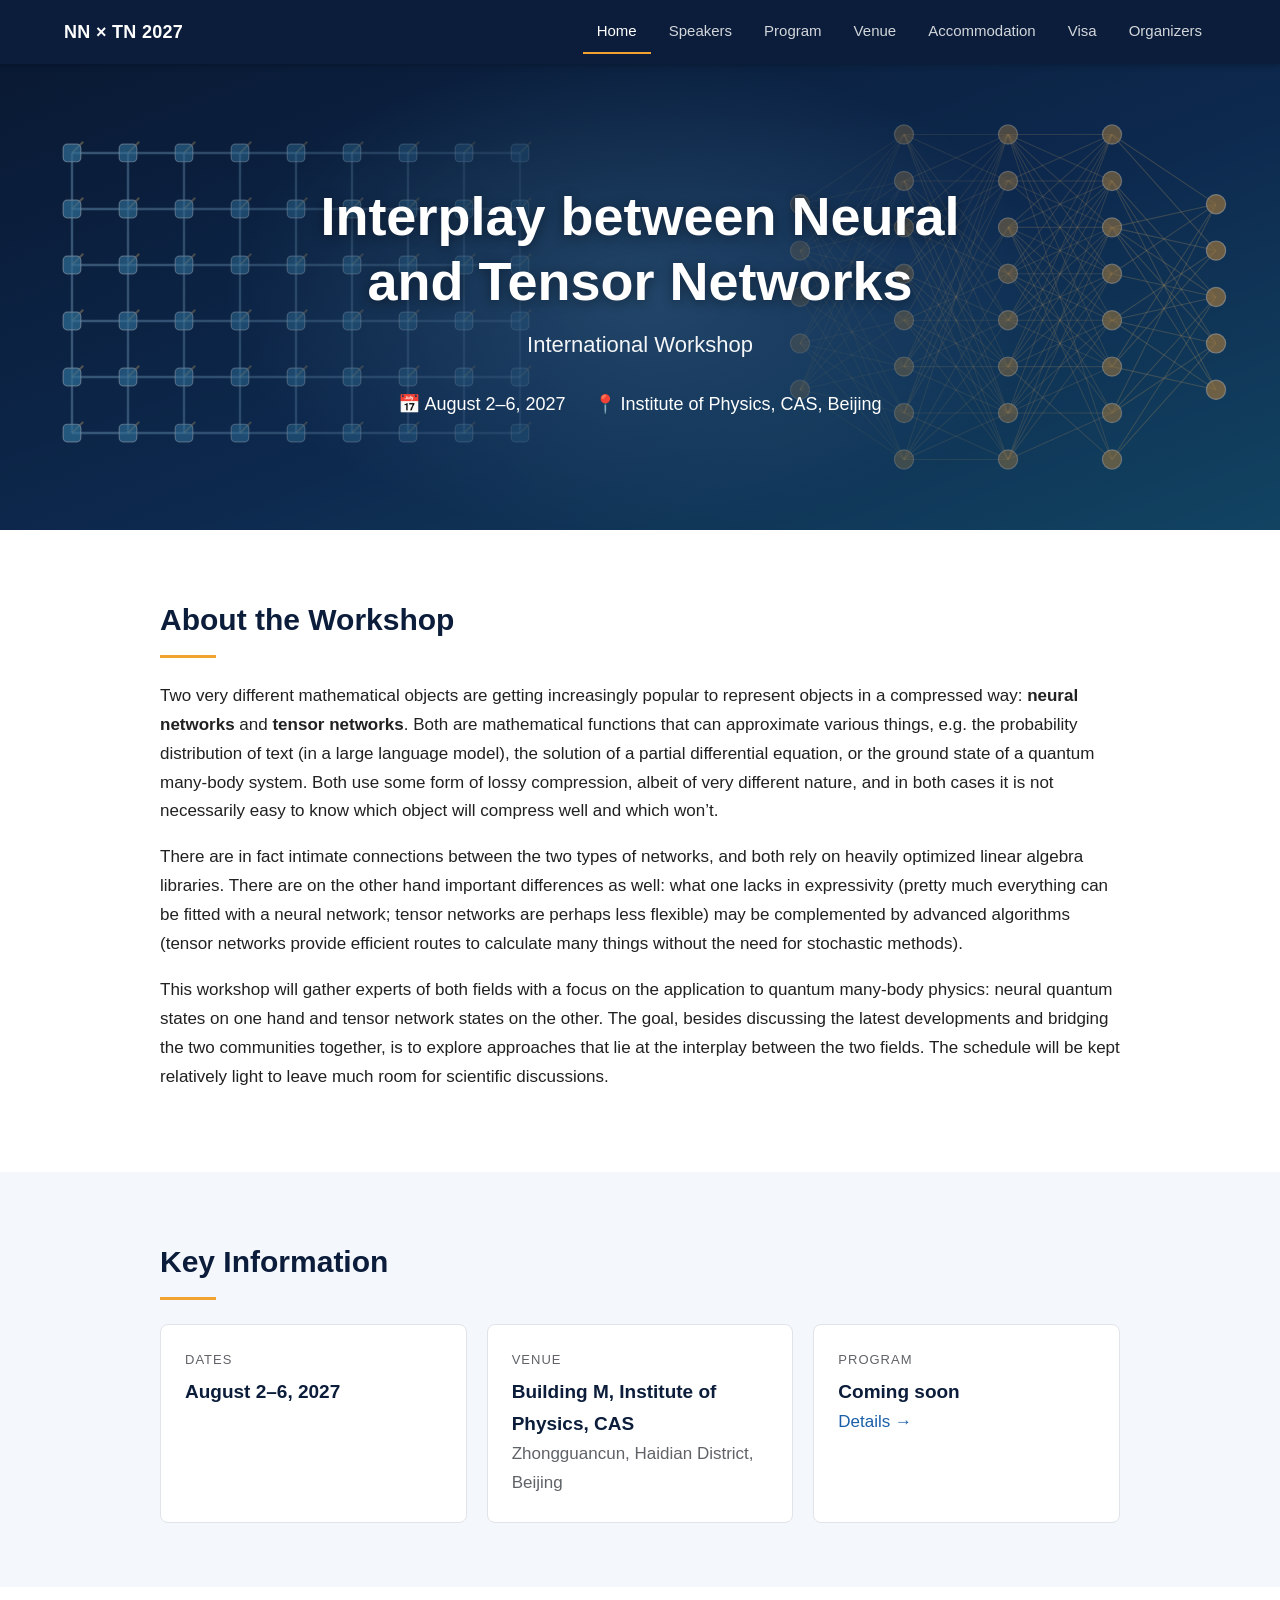
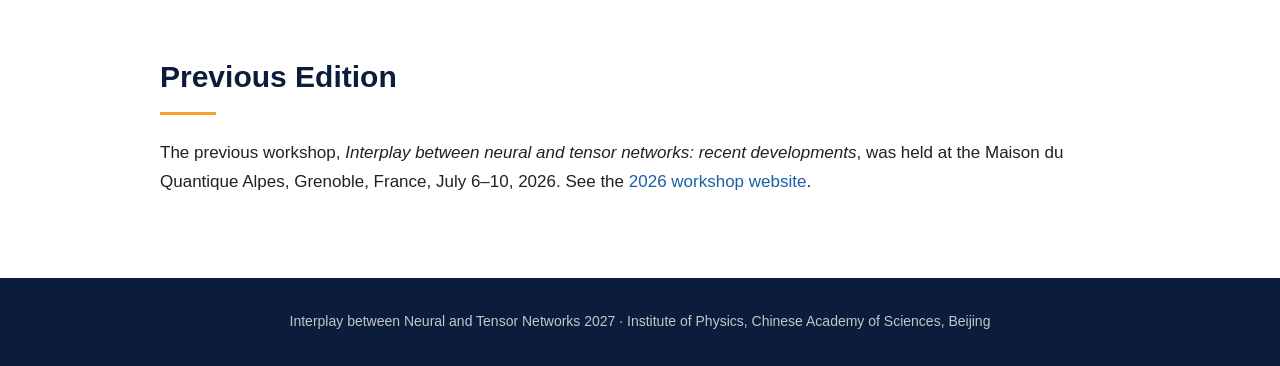
<file: docs/index.html>
<!DOCTYPE html>
<html lang="en">
<head>
  <meta charset="utf-8">
  <meta name="viewport" content="width=device-width, initial-scale=1">
  <title>Interplay between Neural and Tensor Networks 2027 | Beijing</title>
  <meta name="description" content="Workshop on the interplay between neural and tensor networks, Institute of Physics, Chinese Academy of Sciences, Beijing, August 2–6, 2027.">
  <link rel="stylesheet" href="assets/style.css">
  <script src="assets/main.js" defer></script>
</head>
<body>

<header class="site-header">
  <nav class="nav-inner">
    <a class="brand" href="index.html">NN &times; TN 2027</a>
    <button class="nav-toggle" aria-label="Menu">&#9776;</button>
    <ul class="nav-links">
      <li><a class="active" href="index.html">Home</a></li>
      <li><a href="speakers.html">Speakers</a></li>
      <li><a href="program.html">Program</a></li>
      <li><a href="venue.html">Venue</a></li>
      <li><a href="accommodation.html">Accommodation</a></li>
      <li><a href="visa.html">Visa</a></li>
      <li><a href="organizers.html">Organizers</a></li>
    </ul>
  </nav>
</header>

<div class="hero">
  <h1>Interplay between Neural<br>and Tensor Networks</h1>
  <p class="subtitle">International Workshop</p>
  <div class="meta">
    <span>&#128197; August 2&ndash;6, 2027</span>
    <span>&#128205; Institute of Physics, CAS, Beijing</span>
  </div>
</div>

<main>
  <section>
    <div class="container">
      <h2>About the Workshop</h2>
      <p>
        Two very different mathematical objects are getting increasingly popular to represent
        objects in a compressed way: <strong>neural networks</strong> and <strong>tensor networks</strong>.
        Both are mathematical functions that can approximate various things, e.g. the probability
        distribution of text (in a large language model), the solution of a partial differential
        equation, or the ground state of a quantum many-body system. Both use some form of lossy
        compression, albeit of very different nature, and in both cases it is not necessarily easy
        to know which object will compress well and which won&rsquo;t.
      </p>
      <p>
        There are in fact intimate connections between the two types of networks, and both rely on
        heavily optimized linear algebra libraries. There are on the other hand important differences
        as well: what one lacks in expressivity (pretty much everything can be fitted with a neural
        network; tensor networks are perhaps less flexible) may be complemented by advanced algorithms
        (tensor networks provide efficient routes to calculate many things without the need for
        stochastic methods).
      </p>
      <p>
        This workshop will gather experts of both fields with a focus on the application to quantum
        many-body physics: neural quantum states on one hand and tensor network states on the other.
        The goal, besides discussing the latest developments and bridging the two communities
        together, is to explore approaches that lie at the interplay between the two fields.
        The schedule will be kept relatively light to leave much room for scientific discussions.
      </p>
    </div>
  </section>

  <section class="alt">
    <div class="container">
      <h2>Key Information</h2>
      <div class="facts">
        <div class="fact">
          <div class="label">Dates</div>
          <div class="value">August 2&ndash;6, 2027</div>
        </div>
        <div class="fact">
          <div class="label">Venue</div>
          <div class="value">Building M, Institute of Physics, CAS</div>
          <div class="muted">Zhongguancun, Haidian District, Beijing</div>
        </div>
        <div class="fact">
          <div class="label">Program</div>
          <div class="value">Coming soon</div>
          <div class="muted"><a href="program.html">Details &rarr;</a></div>
        </div>
      </div>
    </div>
  </section>

  <section>
    <div class="container">
      <h2>Previous Edition</h2>
      <p>
        The previous workshop, <em>Interplay between neural and tensor networks: recent developments</em>,
        was held at the Maison du Quantique Alpes, Grenoble, France, July 6&ndash;10, 2026.
        See the <a href="https://quantalps.univ-grenoble-alpes.fr/interplay-between-neural-and-tensor-networks-1704684.kjsp?RH=1616089847905" target="_blank" rel="noopener">2026 workshop website</a>.
      </p>
    </div>
  </section>
</main>

<footer class="site-footer">
  Interplay between Neural and Tensor Networks 2027 &middot; Institute of Physics, Chinese Academy of Sciences, Beijing
</footer>

</body>
</html>
</file>
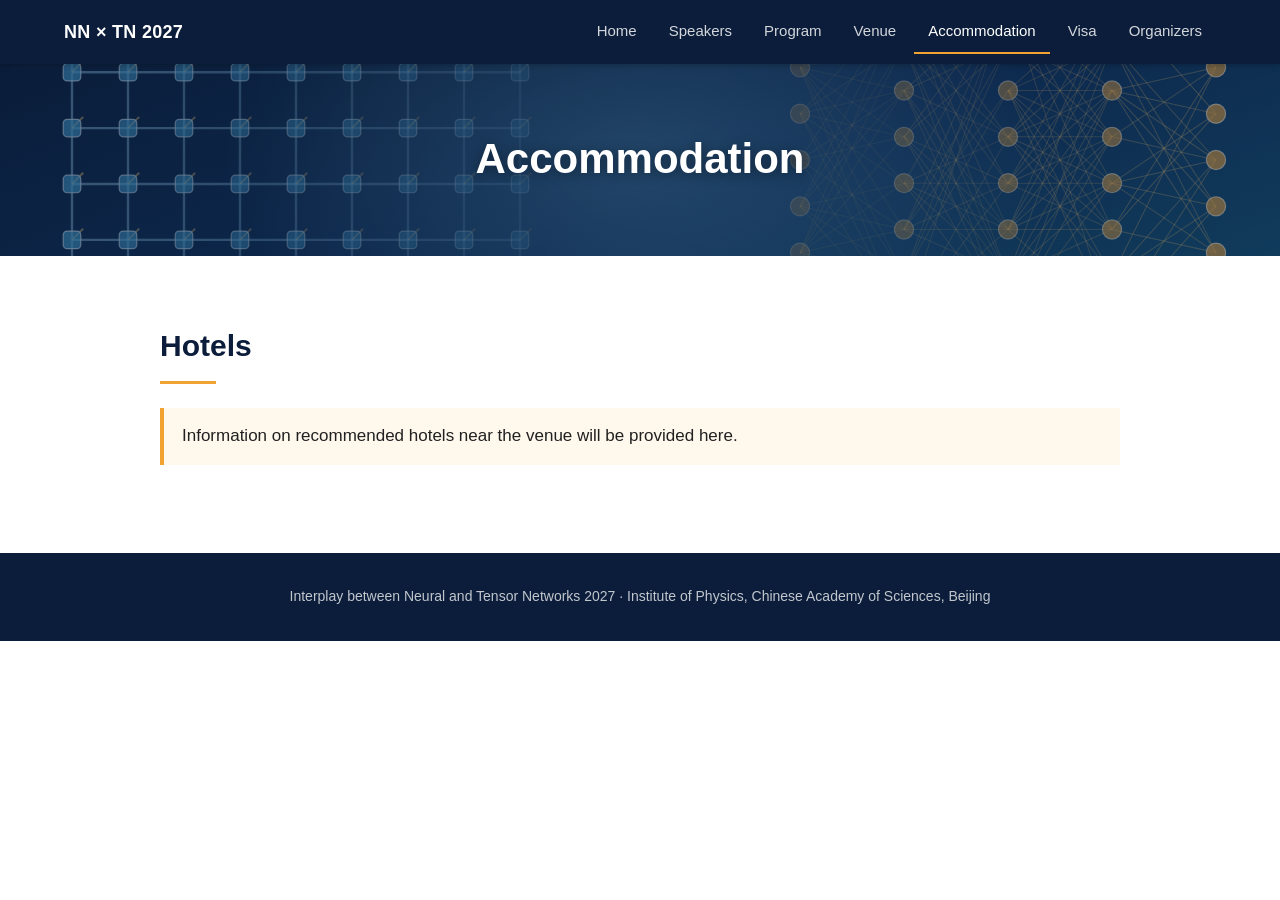
<file: docs/accommodation.html>
<!DOCTYPE html>
<html lang="en">
<head>
  <meta charset="utf-8">
  <meta name="viewport" content="width=device-width, initial-scale=1">
  <title>Accommodation | NN &times; TN 2027</title>
  <link rel="stylesheet" href="assets/style.css">
  <script src="assets/main.js" defer></script>
</head>
<body>

<header class="site-header">
  <nav class="nav-inner">
    <a class="brand" href="index.html">NN &times; TN 2027</a>
    <button class="nav-toggle" aria-label="Menu">&#9776;</button>
    <ul class="nav-links">
      <li><a href="index.html">Home</a></li>
      <li><a href="speakers.html">Speakers</a></li>
      <li><a href="program.html">Program</a></li>
      <li><a href="venue.html">Venue</a></li>
      <li><a class="active" href="accommodation.html">Accommodation</a></li>
      <li><a href="visa.html">Visa</a></li>
      <li><a href="organizers.html">Organizers</a></li>
    </ul>
  </nav>
</header>

<div class="hero small">
  <h1>Accommodation</h1>
</div>

<main>
  <section>
    <div class="container">
      <h2>Hotels</h2>
      <div class="notice">Information on recommended hotels near the venue will be provided here.</div>
    </div>
  </section>
</main>

<footer class="site-footer">
  Interplay between Neural and Tensor Networks 2027 &middot; Institute of Physics, Chinese Academy of Sciences, Beijing
</footer>

</body>
</html>
</file>
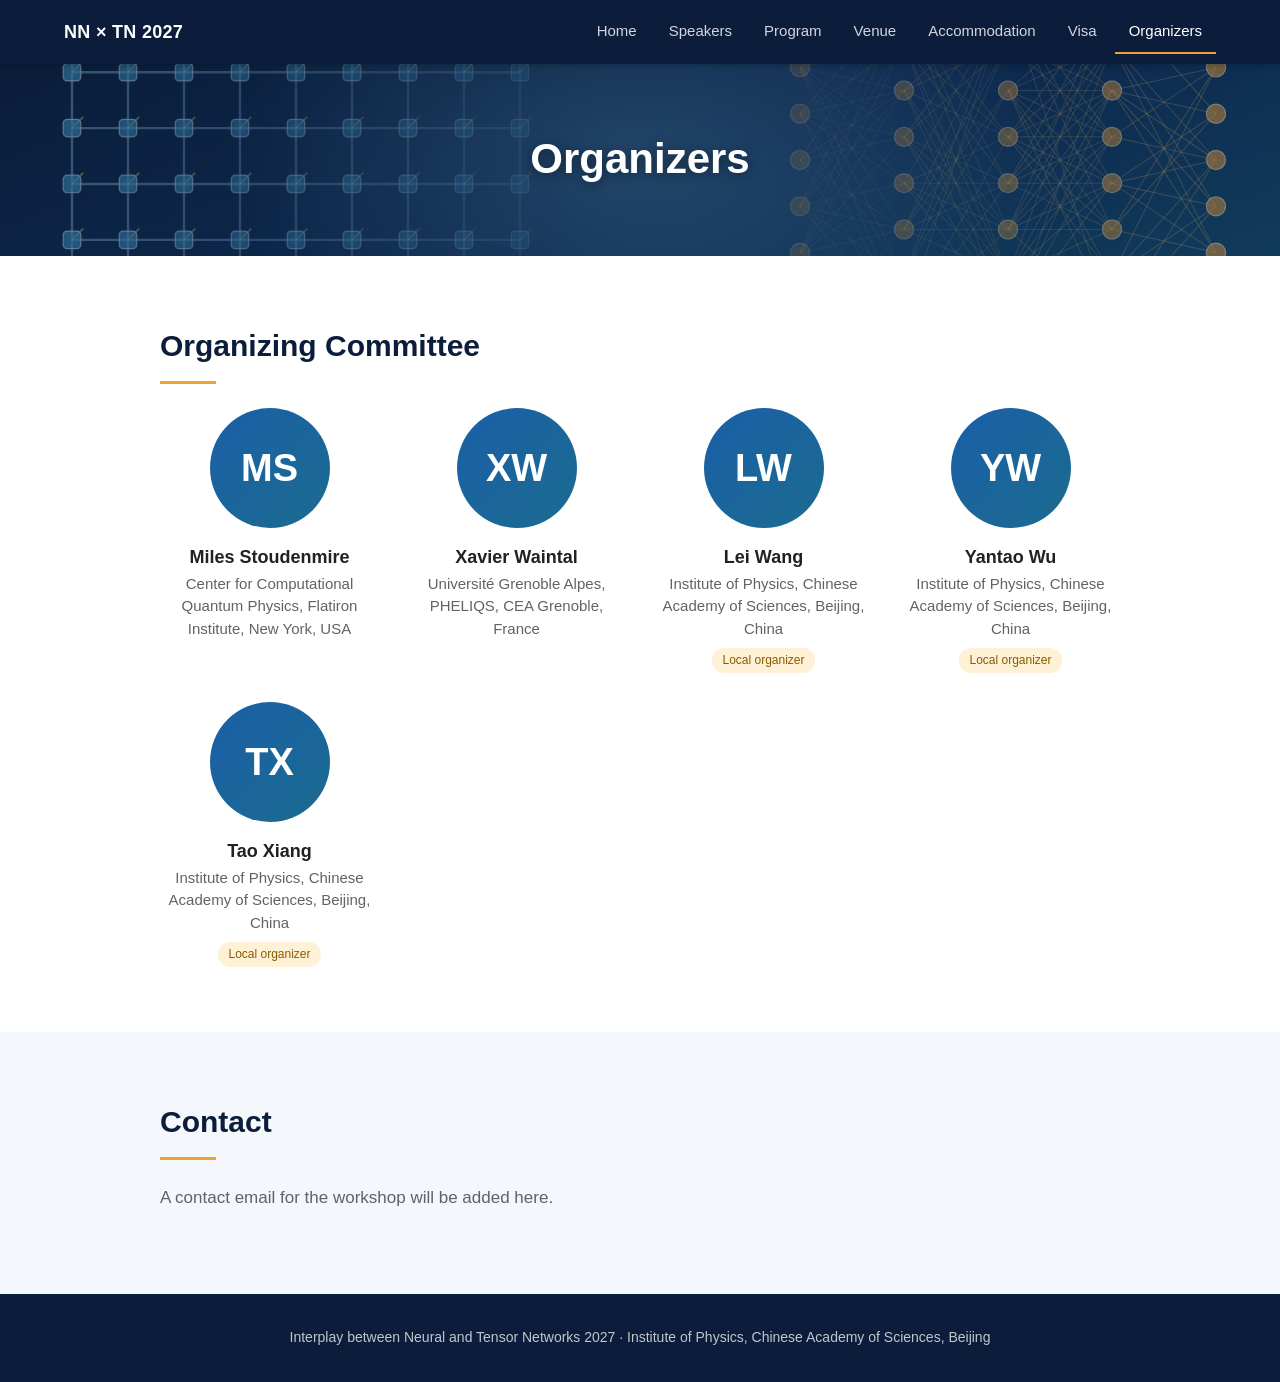
<file: docs/organizers.html>
<!DOCTYPE html>
<html lang="en">
<head>
  <meta charset="utf-8">
  <meta name="viewport" content="width=device-width, initial-scale=1">
  <title>Organizers | NN &times; TN 2027</title>
  <link rel="stylesheet" href="assets/style.css">
  <script src="assets/main.js" defer></script>
</head>
<body>

<header class="site-header">
  <nav class="nav-inner">
    <a class="brand" href="index.html">NN &times; TN 2027</a>
    <button class="nav-toggle" aria-label="Menu">&#9776;</button>
    <ul class="nav-links">
      <li><a href="index.html">Home</a></li>
      <li><a href="speakers.html">Speakers</a></li>
      <li><a href="program.html">Program</a></li>
      <li><a href="venue.html">Venue</a></li>
      <li><a href="accommodation.html">Accommodation</a></li>
      <li><a href="visa.html">Visa</a></li>
      <li><a class="active" href="organizers.html">Organizers</a></li>
    </ul>
  </nav>
</header>

<div class="hero small">
  <h1>Organizers</h1>
</div>

<main>
  <section>
    <div class="container">
      <h2>Organizing Committee</h2>
      <div class="people">
        <div class="person">
          <div class="avatar">MS</div>
          <div class="name">Miles Stoudenmire</div>
          <div class="affil">Center for Computational Quantum Physics, Flatiron Institute, New York, USA</div>
        </div>
        <div class="person">
          <div class="avatar">XW</div>
          <div class="name">Xavier Waintal</div>
          <div class="affil">Universit&eacute; Grenoble Alpes, PHELIQS, CEA Grenoble, France</div>
        </div>
        <div class="person">
          <div class="avatar">LW</div>
          <div class="name">Lei Wang</div>
          <div class="affil">Institute of Physics, Chinese Academy of Sciences, Beijing, China</div>
          <div class="tag">Local organizer</div>
        </div>
        <div class="person">
          <div class="avatar">YW</div>
          <div class="name">Yantao Wu</div>
          <div class="affil">Institute of Physics, Chinese Academy of Sciences, Beijing, China</div>
          <div class="tag">Local organizer</div>
        </div>
        <div class="person">
          <div class="avatar">TX</div>
          <div class="name">Tao Xiang</div>
          <div class="affil">Institute of Physics, Chinese Academy of Sciences, Beijing, China</div>
          <div class="tag">Local organizer</div>
        </div>
      </div>
    </div>
  </section>

  <section class="alt">
    <div class="container">
      <h2>Contact</h2>
      <p class="muted">A contact email for the workshop will be added here.</p>
    </div>
  </section>
</main>

<footer class="site-footer">
  Interplay between Neural and Tensor Networks 2027 &middot; Institute of Physics, Chinese Academy of Sciences, Beijing
</footer>

</body>
</html>
</file>
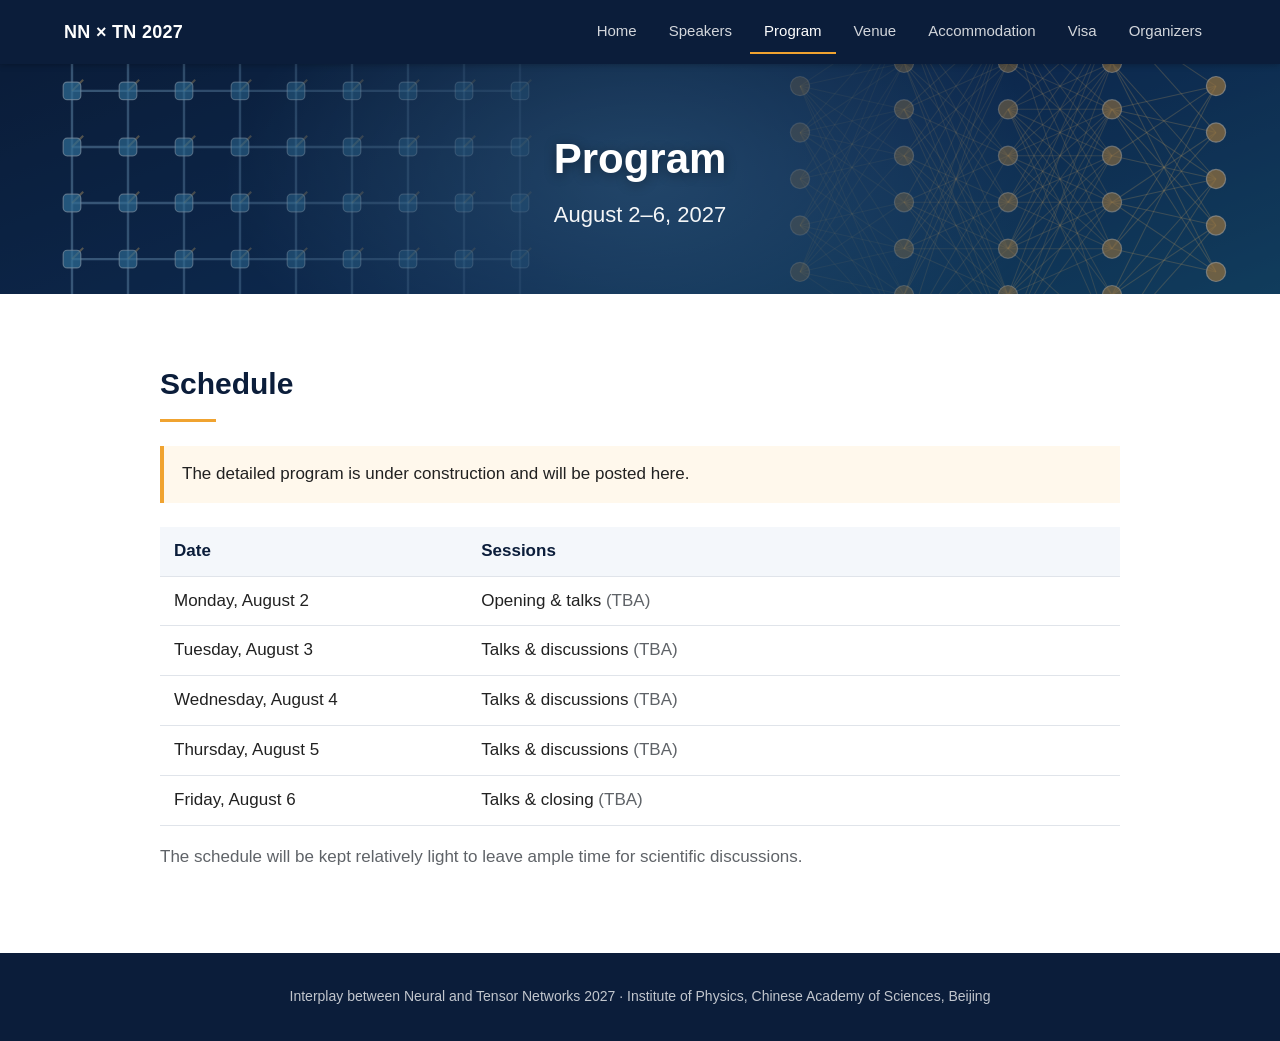
<file: docs/program.html>
<!DOCTYPE html>
<html lang="en">
<head>
  <meta charset="utf-8">
  <meta name="viewport" content="width=device-width, initial-scale=1">
  <title>Program | NN &times; TN 2027</title>
  <link rel="stylesheet" href="assets/style.css">
  <script src="assets/main.js" defer></script>
</head>
<body>

<header class="site-header">
  <nav class="nav-inner">
    <a class="brand" href="index.html">NN &times; TN 2027</a>
    <button class="nav-toggle" aria-label="Menu">&#9776;</button>
    <ul class="nav-links">
      <li><a href="index.html">Home</a></li>
      <li><a href="speakers.html">Speakers</a></li>
      <li><a class="active" href="program.html">Program</a></li>
      <li><a href="venue.html">Venue</a></li>
      <li><a href="accommodation.html">Accommodation</a></li>
      <li><a href="visa.html">Visa</a></li>
      <li><a href="organizers.html">Organizers</a></li>
    </ul>
  </nav>
</header>

<div class="hero small">
  <h1>Program</h1>
  <p class="subtitle">August 2&ndash;6, 2027</p>
</div>

<main>
  <section>
    <div class="container">
      <h2>Schedule</h2>
      <div class="notice">The detailed program is under construction and will be posted here.</div>
      <table>
        <thead>
          <tr><th style="width: 32%">Date</th><th>Sessions</th></tr>
        </thead>
        <tbody>
          <tr><td>Monday, August 2</td><td>Opening &amp; talks <span class="muted">(TBA)</span></td></tr>
          <tr><td>Tuesday, August 3</td><td>Talks &amp; discussions <span class="muted">(TBA)</span></td></tr>
          <tr><td>Wednesday, August 4</td><td>Talks &amp; discussions <span class="muted">(TBA)</span></td></tr>
          <tr><td>Thursday, August 5</td><td>Talks &amp; discussions <span class="muted">(TBA)</span></td></tr>
          <tr><td>Friday, August 6</td><td>Talks &amp; closing <span class="muted">(TBA)</span></td></tr>
        </tbody>
      </table>
      <p class="muted">The schedule will be kept relatively light to leave ample time for scientific discussions.</p>
    </div>
  </section>
</main>

<footer class="site-footer">
  Interplay between Neural and Tensor Networks 2027 &middot; Institute of Physics, Chinese Academy of Sciences, Beijing
</footer>

</body>
</html>
</file>
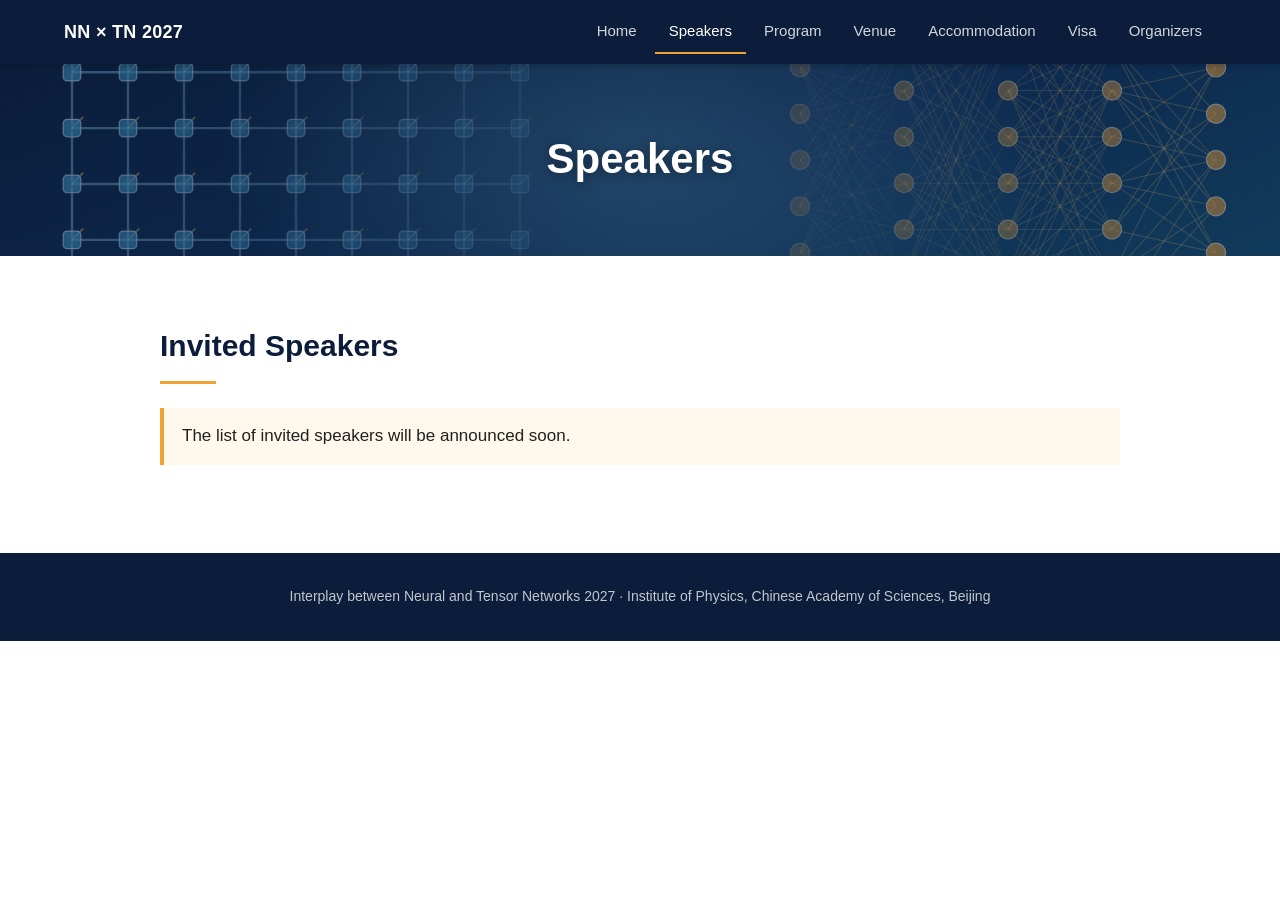
<file: docs/speakers.html>
<!DOCTYPE html>
<html lang="en">
<head>
  <meta charset="utf-8">
  <meta name="viewport" content="width=device-width, initial-scale=1">
  <title>Speakers | NN &times; TN 2027</title>
  <link rel="stylesheet" href="assets/style.css">
  <script src="assets/main.js" defer></script>
</head>
<body>

<header class="site-header">
  <nav class="nav-inner">
    <a class="brand" href="index.html">NN &times; TN 2027</a>
    <button class="nav-toggle" aria-label="Menu">&#9776;</button>
    <ul class="nav-links">
      <li><a href="index.html">Home</a></li>
      <li><a class="active" href="speakers.html">Speakers</a></li>
      <li><a href="program.html">Program</a></li>
      <li><a href="venue.html">Venue</a></li>
      <li><a href="accommodation.html">Accommodation</a></li>
      <li><a href="visa.html">Visa</a></li>
      <li><a href="organizers.html">Organizers</a></li>
    </ul>
  </nav>
</header>

<div class="hero small">
  <h1>Speakers</h1>
</div>

<main>
  <section>
    <div class="container">
      <h2>Invited Speakers</h2>
      <div class="notice">The list of invited speakers will be announced soon.</div>

      <!--
        To add a speaker, copy this block into the .people grid below.
        For a photo, put the image in assets/img/ and replace the avatar div with:
          <img class="avatar" src="assets/img/name.jpg" alt="Full Name">

        <div class="person">
          <div class="avatar">AB</div>
          <div class="name">Full Name</div>
          <div class="affil">Institution, Country</div>
        </div>
      -->
      <div class="people"></div>
    </div>
  </section>
</main>

<footer class="site-footer">
  Interplay between Neural and Tensor Networks 2027 &middot; Institute of Physics, Chinese Academy of Sciences, Beijing
</footer>

</body>
</html>
</file>
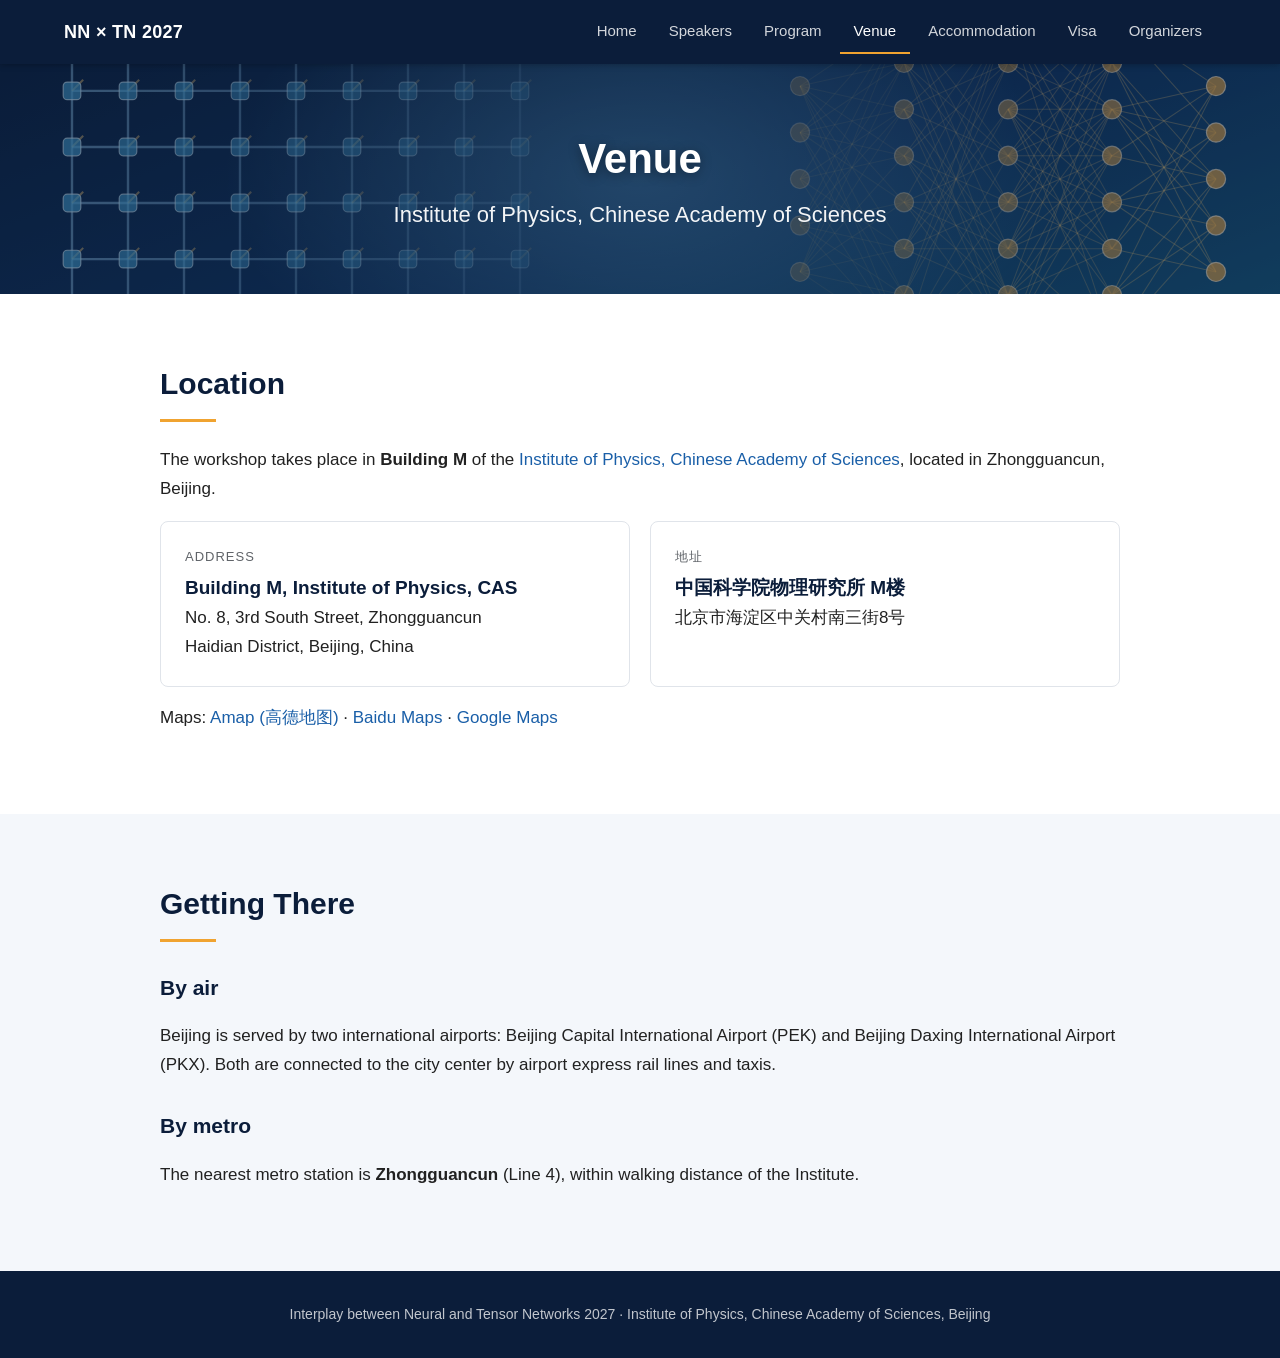
<file: docs/venue.html>
<!DOCTYPE html>
<html lang="en">
<head>
  <meta charset="utf-8">
  <meta name="viewport" content="width=device-width, initial-scale=1">
  <title>Venue | NN &times; TN 2027</title>
  <link rel="stylesheet" href="assets/style.css">
  <script src="assets/main.js" defer></script>
</head>
<body>

<header class="site-header">
  <nav class="nav-inner">
    <a class="brand" href="index.html">NN &times; TN 2027</a>
    <button class="nav-toggle" aria-label="Menu">&#9776;</button>
    <ul class="nav-links">
      <li><a href="index.html">Home</a></li>
      <li><a href="speakers.html">Speakers</a></li>
      <li><a href="program.html">Program</a></li>
      <li><a class="active" href="venue.html">Venue</a></li>
      <li><a href="accommodation.html">Accommodation</a></li>
      <li><a href="visa.html">Visa</a></li>
      <li><a href="organizers.html">Organizers</a></li>
    </ul>
  </nav>
</header>

<div class="hero small">
  <h1>Venue</h1>
  <p class="subtitle">Institute of Physics, Chinese Academy of Sciences</p>
</div>

<main>
  <section>
    <div class="container">
      <h2>Location</h2>
      <p>
        The workshop takes place in <strong>Building M</strong> of the
        <a href="http://english.iop.cas.cn/" target="_blank" rel="noopener">Institute of Physics, Chinese Academy of Sciences</a>,
        located in Zhongguancun, Beijing.
      </p>
      <div class="facts">
        <div class="fact">
          <div class="label">Address</div>
          <div class="value">Building M, Institute of Physics, CAS</div>
          <div>No. 8, 3rd South Street, Zhongguancun<br>Haidian District, Beijing, China</div>
        </div>
        <div class="fact">
          <div class="label">地址</div>
          <div class="value">中国科学院物理研究所 M楼</div>
          <div>北京市海淀区中关村南三街8号</div>
        </div>
      </div>
      <p>
        Maps:
        <a href="https://uri.amap.com/search?keyword=中国科学院物理研究所" target="_blank" rel="noopener">Amap (高德地图)</a> &middot;
        <a href="https://map.baidu.com/search/中国科学院物理研究所" target="_blank" rel="noopener">Baidu Maps</a> &middot;
        <a href="https://www.google.com/maps/search/Institute+of+Physics+Chinese+Academy+of+Sciences+Beijing" target="_blank" rel="noopener">Google Maps</a>
      </p>
    </div>
  </section>

  <section class="alt">
    <div class="container">
      <h2>Getting There</h2>
      <h3>By air</h3>
      <p>
        Beijing is served by two international airports: Beijing Capital International Airport (PEK)
        and Beijing Daxing International Airport (PKX). Both are connected to the city center by
        airport express rail lines and taxis.
      </p>
      <h3>By metro</h3>
      <p>
        The nearest metro station is <strong>Zhongguancun</strong> (Line 4), within walking distance of the Institute.
      </p>
    </div>
  </section>
</main>

<footer class="site-footer">
  Interplay between Neural and Tensor Networks 2027 &middot; Institute of Physics, Chinese Academy of Sciences, Beijing
</footer>

</body>
</html>
</file>
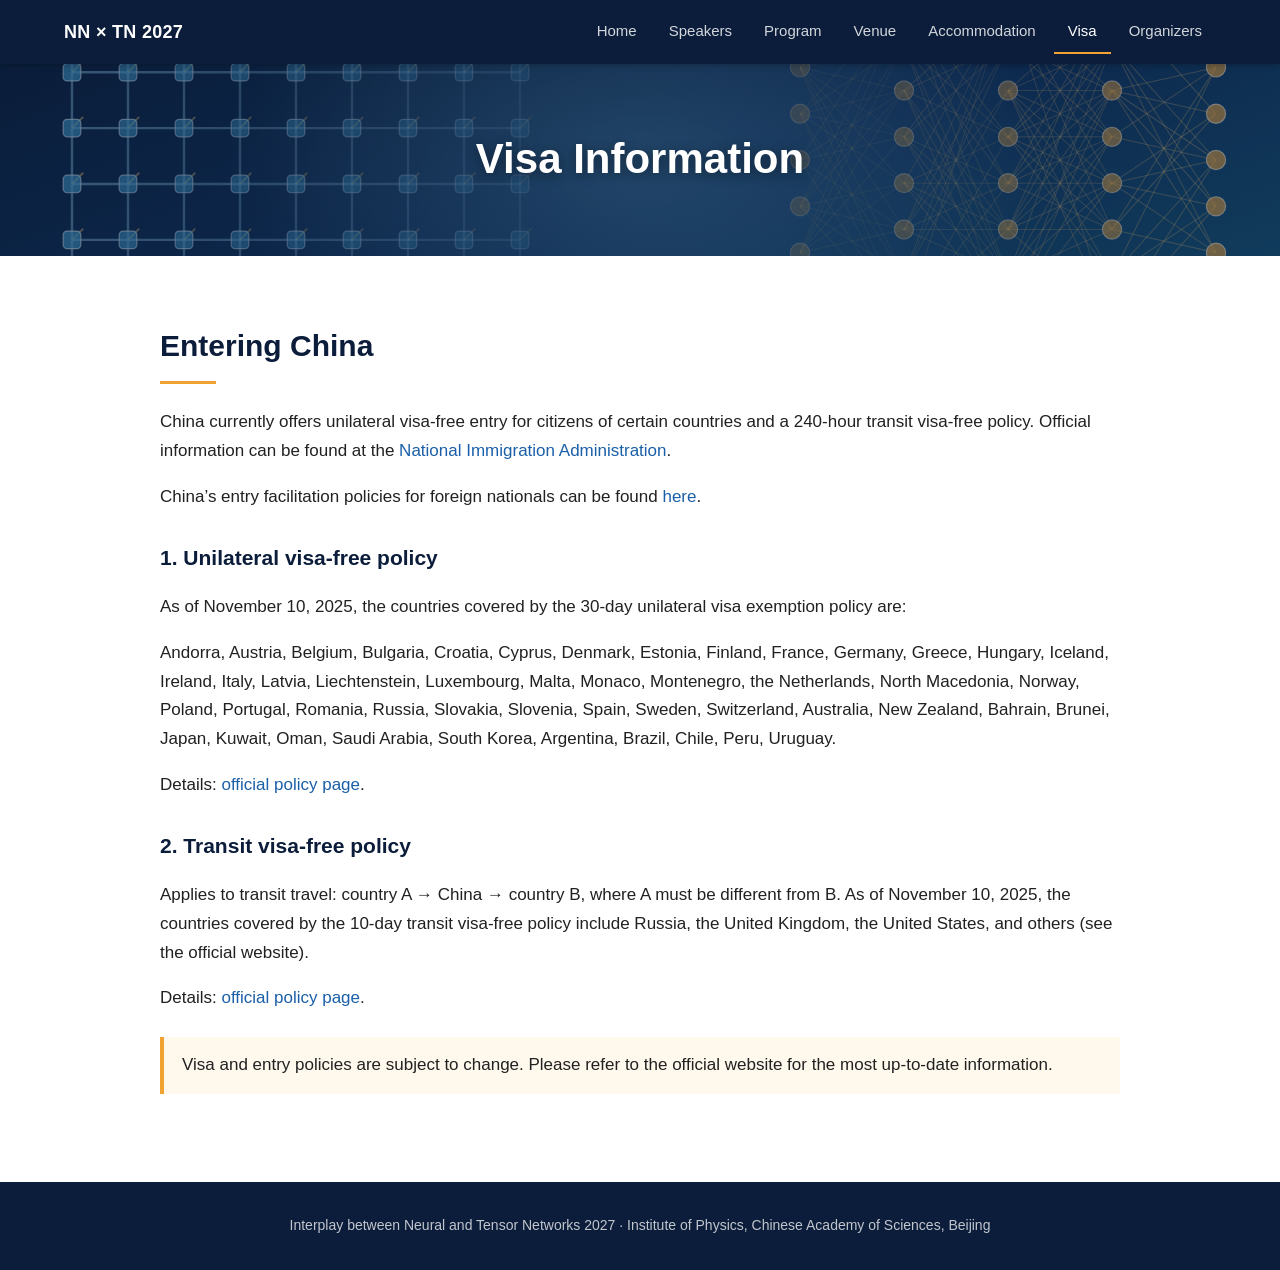
<file: docs/visa.html>
<!DOCTYPE html>
<html lang="en">
<head>
  <meta charset="utf-8">
  <meta name="viewport" content="width=device-width, initial-scale=1">
  <title>Visa | NN &times; TN 2027</title>
  <link rel="stylesheet" href="assets/style.css">
  <script src="assets/main.js" defer></script>
</head>
<body>

<header class="site-header">
  <nav class="nav-inner">
    <a class="brand" href="index.html">NN &times; TN 2027</a>
    <button class="nav-toggle" aria-label="Menu">&#9776;</button>
    <ul class="nav-links">
      <li><a href="index.html">Home</a></li>
      <li><a href="speakers.html">Speakers</a></li>
      <li><a href="program.html">Program</a></li>
      <li><a href="venue.html">Venue</a></li>
      <li><a href="accommodation.html">Accommodation</a></li>
      <li><a class="active" href="visa.html">Visa</a></li>
      <li><a href="organizers.html">Organizers</a></li>
    </ul>
  </nav>
</header>

<div class="hero small">
  <h1>Visa Information</h1>
</div>

<main>
  <section>
    <div class="container">
      <h2>Entering China</h2>
      <p>
        China currently offers unilateral visa-free entry for citizens of certain countries and a
        240-hour transit visa-free policy. Official information can be found at the
        <a href="https://en.nia.gov.cn/n147418/n147463/index.html" target="_blank" rel="noopener">National Immigration Administration</a>.
      </p>
      <p>
        China&rsquo;s entry facilitation policies for foreign nationals can be found
        <a href="https://en.nia.gov.cn/n147418/n147463/c191648/content.html" target="_blank" rel="noopener">here</a>.
      </p>

      <h3>1. Unilateral visa-free policy</h3>
      <p>
        As of November 10, 2025, the countries covered by the 30-day unilateral visa exemption policy are:
      </p>
      <p>
        Andorra, Austria, Belgium, Bulgaria, Croatia, Cyprus, Denmark, Estonia, Finland, France,
        Germany, Greece, Hungary, Iceland, Ireland, Italy, Latvia, Liechtenstein, Luxembourg, Malta,
        Monaco, Montenegro, the Netherlands, North Macedonia, Norway, Poland, Portugal, Romania,
        Russia, Slovakia, Slovenia, Spain, Sweden, Switzerland, Australia, New Zealand, Bahrain,
        Brunei, Japan, Kuwait, Oman, Saudi Arabia, South Korea, Argentina, Brazil, Chile, Peru, Uruguay.
      </p>
      <p>
        Details:
        <a href="https://en.nia.gov.cn/n147418/n147463/c183390/content.html" target="_blank" rel="noopener">official policy page</a>.
      </p>

      <h3>2. Transit visa-free policy</h3>
      <p>
        Applies to transit travel: country A &rarr; China &rarr; country B, where A must be different from B.
        As of November 10, 2025, the countries covered by the 10-day transit visa-free policy include
        Russia, the United Kingdom, the United States, and others (see the official website).
      </p>
      <p>
        Details:
        <a href="https://en.nia.gov.cn/n147418/n147463/c183412/content.html" target="_blank" rel="noopener">official policy page</a>.
      </p>

      <div class="notice">
        Visa and entry policies are subject to change. Please refer to the official website for the
        most up-to-date information.
      </div>
    </div>
  </section>
</main>

<footer class="site-footer">
  Interplay between Neural and Tensor Networks 2027 &middot; Institute of Physics, Chinese Academy of Sciences, Beijing
</footer>

</body>
</html>
</file>
<file: docs/assets/style.css>
/* Interplay between Neural and Tensor Networks 2027 — site styles */

:root {
  --navy: #0b1d3a;
  --blue: #1a5fa8;
  --accent: #f0a330;
  --text: #212121;
  --muted: #5f6368;
  --bg-alt: #f4f7fb;
  --border: #e0e4ea;
  --max: 960px;
  --font: -apple-system, BlinkMacSystemFont, "Segoe UI", Roboto, "Helvetica Neue",
    Arial, "PingFang SC", "Microsoft YaHei", sans-serif;
}

* { box-sizing: border-box; }

html { scroll-behavior: smooth; }

body {
  margin: 0;
  font-family: var(--font);
  font-size: 17px;
  line-height: 1.7;
  color: var(--text);
  background: #fff;
}

a { color: var(--blue); text-decoration: none; }
a:hover { text-decoration: underline; }

/* ---------- Header / navigation ---------- */

.site-header {
  position: sticky;
  top: 0;
  z-index: 100;
  background: var(--navy);
  box-shadow: 0 1px 6px rgba(0, 0, 0, 0.25);
}

.nav-inner {
  max-width: 1200px;
  margin: 0 auto;
  padding: 0 24px;
  display: flex;
  align-items: center;
  justify-content: space-between;
  height: 64px;
}

.brand {
  color: #fff;
  font-weight: 600;
  font-size: 18px;
  letter-spacing: 0.3px;
}
.brand:hover { text-decoration: none; }

.nav-links {
  display: flex;
  gap: 4px;
  list-style: none;
  margin: 0;
  padding: 0;
}

.nav-links a {
  display: block;
  color: rgba(255, 255, 255, 0.82);
  padding: 8px 14px;
  font-size: 15px;
  border-bottom: 2px solid transparent;
}
.nav-links a:hover { color: #fff; text-decoration: none; }
.nav-links a.active { color: #fff; border-bottom-color: var(--accent); }

.nav-toggle {
  display: none;
  background: none;
  border: 0;
  color: #fff;
  font-size: 26px;
  cursor: pointer;
}

/* ---------- Hero banner ---------- */

.hero {
  position: relative;
  background: var(--navy) url("hero.svg") center / cover no-repeat;
  color: #fff;
  text-align: center;
  padding: 120px 24px 110px;
}
.hero.small { padding: 70px 24px 60px; }

.hero::after {
  content: "";
  position: absolute;
  inset: 0;
  background: rgba(8, 20, 42, 0.45);
}

.hero > * { position: relative; z-index: 1; }

.hero h1 {
  margin: 0 0 12px;
  font-size: clamp(30px, 5vw, 54px);
  font-weight: 700;
  line-height: 1.2;
  text-shadow: 0 2px 12px rgba(0, 0, 0, 0.4);
}
.hero.small h1 { font-size: clamp(28px, 4vw, 42px); }

.hero .subtitle {
  font-size: clamp(17px, 2.2vw, 22px);
  margin: 0;
  opacity: 0.95;
}

.hero .meta {
  margin-top: 26px;
  display: inline-flex;
  flex-wrap: wrap;
  justify-content: center;
  gap: 12px 28px;
  font-size: 18px;
}

.btn {
  display: inline-block;
  margin-top: 34px;
  padding: 12px 30px;
  background: var(--accent);
  color: var(--navy);
  font-weight: 600;
  border-radius: 4px;
}
.btn:hover { text-decoration: none; filter: brightness(1.08); }

/* ---------- Content ---------- */

main section { padding: 64px 24px; }
main section.alt { background: var(--bg-alt); }

.container { max-width: var(--max); margin: 0 auto; }

h2 {
  font-size: 30px;
  font-weight: 600;
  margin: 0 0 24px;
  color: var(--navy);
}
h2::after {
  content: "";
  display: block;
  width: 56px;
  height: 3px;
  margin-top: 10px;
  background: var(--accent);
}
.center h2::after { margin-left: auto; margin-right: auto; }
.center { text-align: center; }

h3 { font-size: 21px; color: var(--navy); margin: 28px 0 8px; }

.muted { color: var(--muted); }

.notice {
  border-left: 4px solid var(--accent);
  background: #fff8ec;
  padding: 14px 18px;
  margin: 24px 0;
}

/* Key-facts cards */
.facts {
  display: grid;
  grid-template-columns: repeat(auto-fit, minmax(240px, 1fr));
  gap: 20px;
}
.fact {
  background: #fff;
  border: 1px solid var(--border);
  border-radius: 8px;
  padding: 24px;
}
.fact .label {
  font-size: 13px;
  text-transform: uppercase;
  letter-spacing: 1px;
  color: var(--muted);
}
.fact .value { font-size: 19px; font-weight: 600; color: var(--navy); margin-top: 4px; }

/* People grid */
.people {
  display: grid;
  grid-template-columns: repeat(auto-fill, minmax(200px, 1fr));
  gap: 28px;
  margin-top: 16px;
}
.person { text-align: center; }
.avatar {
  width: 120px;
  height: 120px;
  margin: 0 auto 14px;
  border-radius: 50%;
  background: linear-gradient(135deg, var(--blue), #1b6b8f);
  color: #fff;
  font-size: 38px;
  font-weight: 600;
  display: flex;
  align-items: center;
  justify-content: center;
  object-fit: cover;
}
.person .name { font-weight: 600; font-size: 18px; }
.person .affil { color: var(--muted); font-size: 15px; line-height: 1.5; }
.person .tag {
  display: inline-block;
  margin-top: 8px;
  font-size: 12px;
  padding: 2px 10px;
  border-radius: 12px;
  background: #fff1d6;
  color: #8a5a00;
}

/* Tables (program, dates) */
table { width: 100%; border-collapse: collapse; margin: 16px 0; }
th, td { text-align: left; padding: 10px 14px; border-bottom: 1px solid var(--border); vertical-align: top; }
th { background: var(--bg-alt); color: var(--navy); font-weight: 600; }

.map {
  width: 100%;
  height: 380px;
  border: 0;
  border-radius: 8px;
  margin-top: 16px;
}

/* ---------- Footer ---------- */

.site-footer {
  background: var(--navy);
  color: rgba(255, 255, 255, 0.75);
  text-align: center;
  padding: 32px 24px;
  font-size: 14px;
}
.site-footer a { color: #fff; }

/* ---------- Mobile ---------- */

@media (max-width: 820px) {
  .nav-toggle { display: block; }
  .nav-links {
    display: none;
    position: absolute;
    top: 64px;
    left: 0;
    right: 0;
    flex-direction: column;
    background: var(--navy);
    padding: 8px 0 16px;
  }
  .nav-links.open { display: flex; }
  .nav-links a { padding: 12px 24px; border-bottom: 0; }
  .nav-links a.active { border-left: 3px solid var(--accent); }
  .hero { padding: 80px 20px 70px; }
}
</file>
